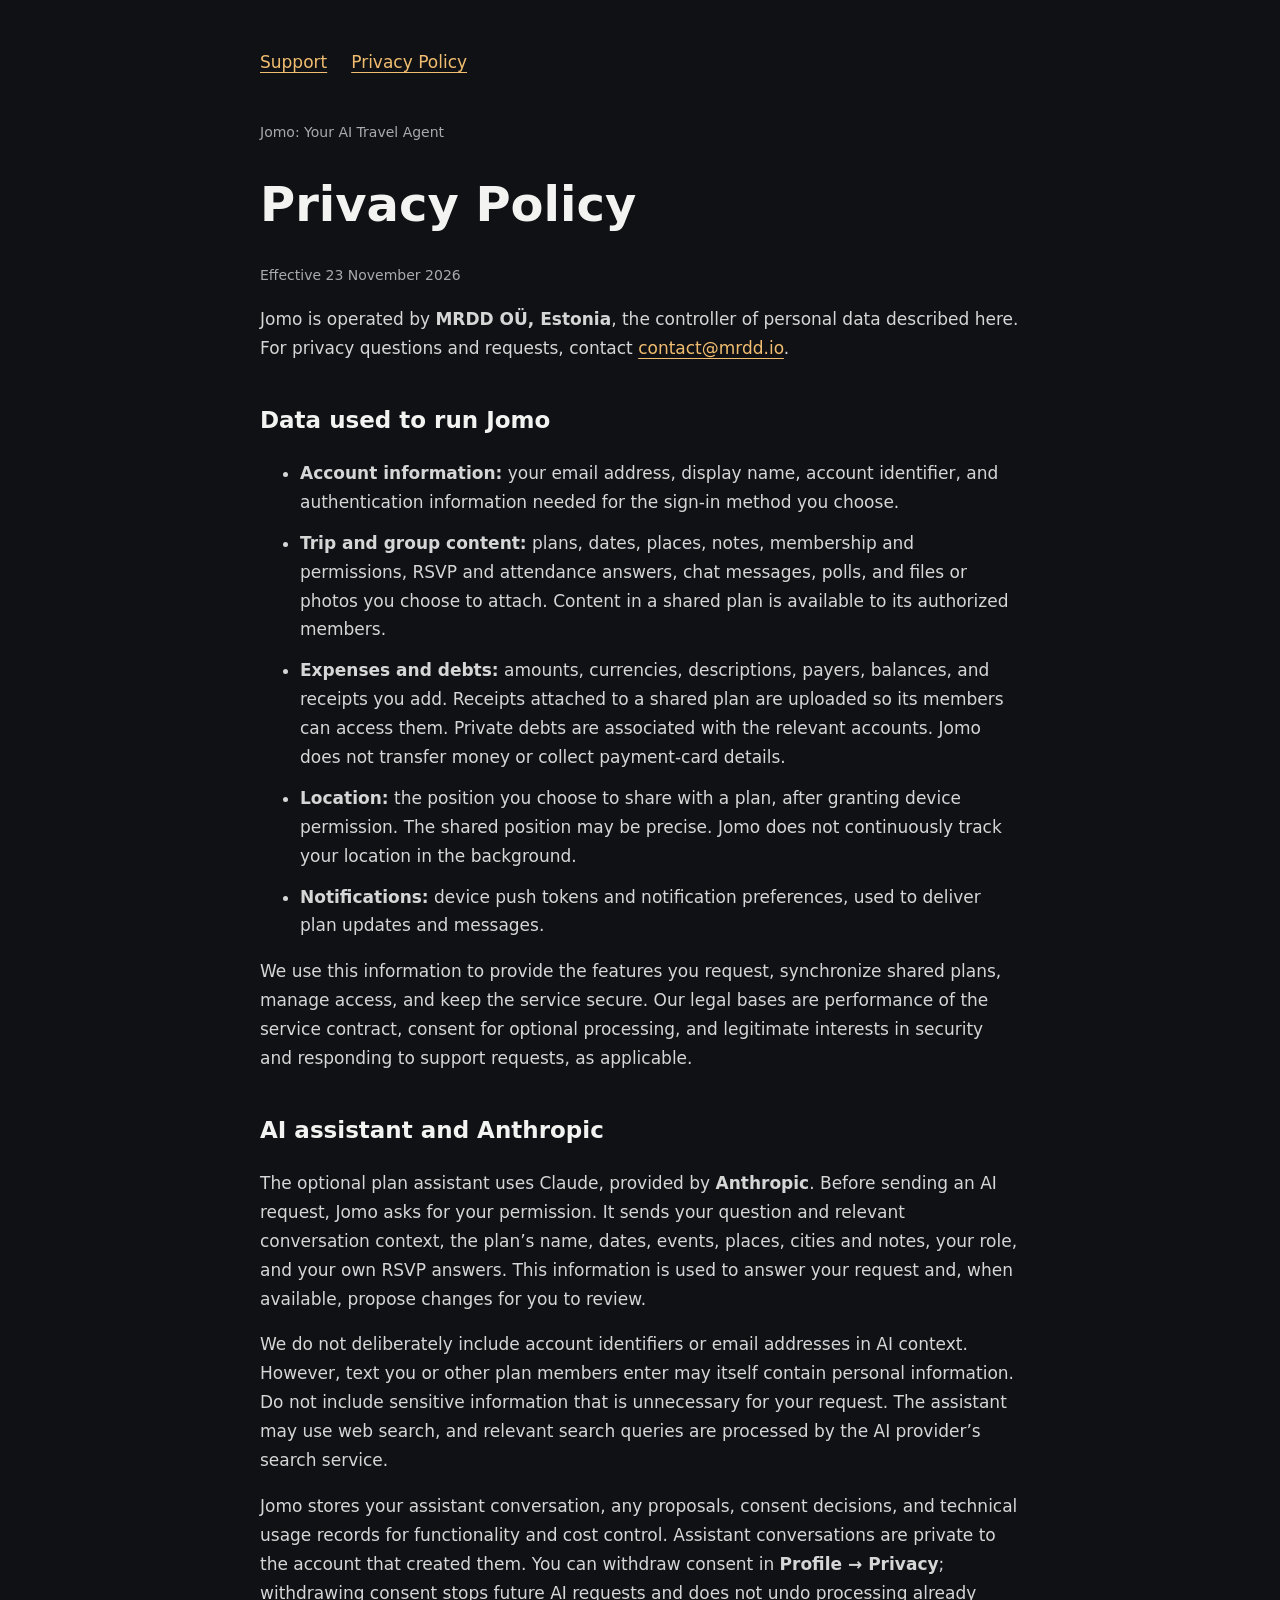
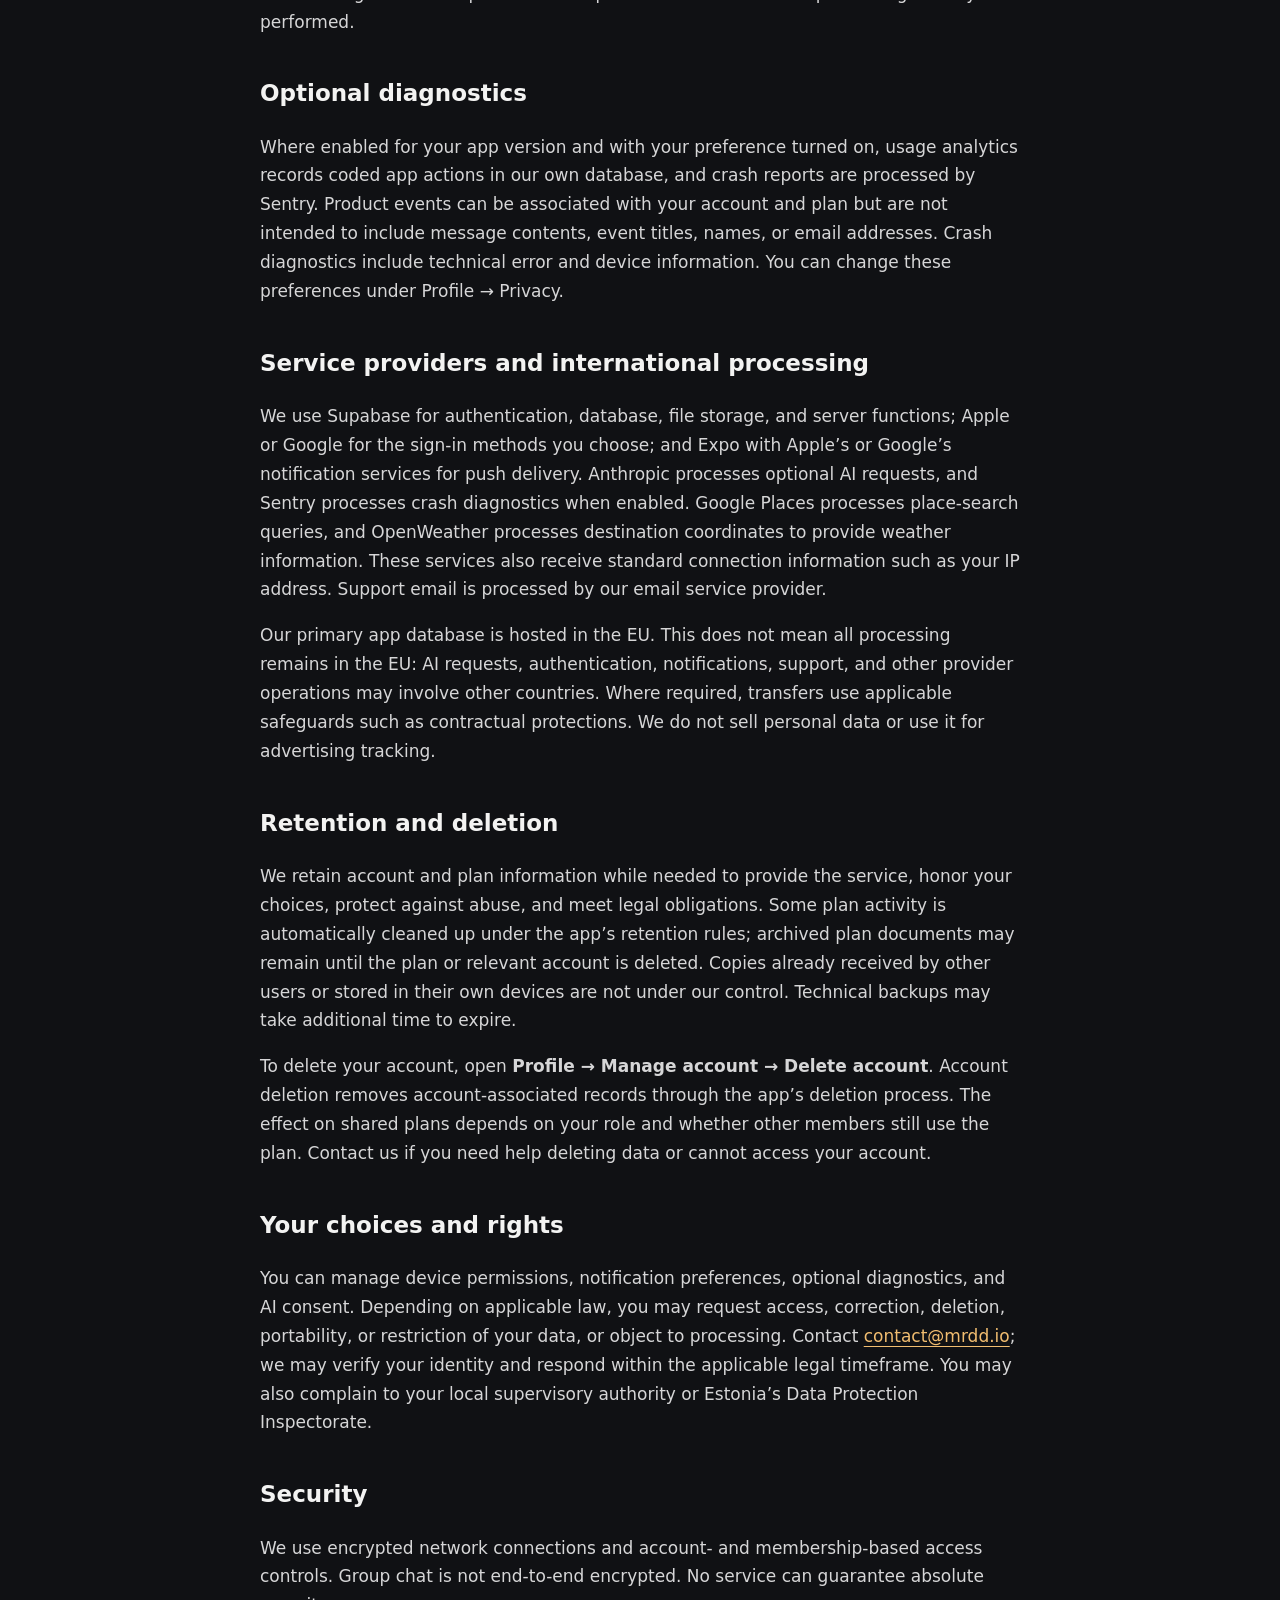
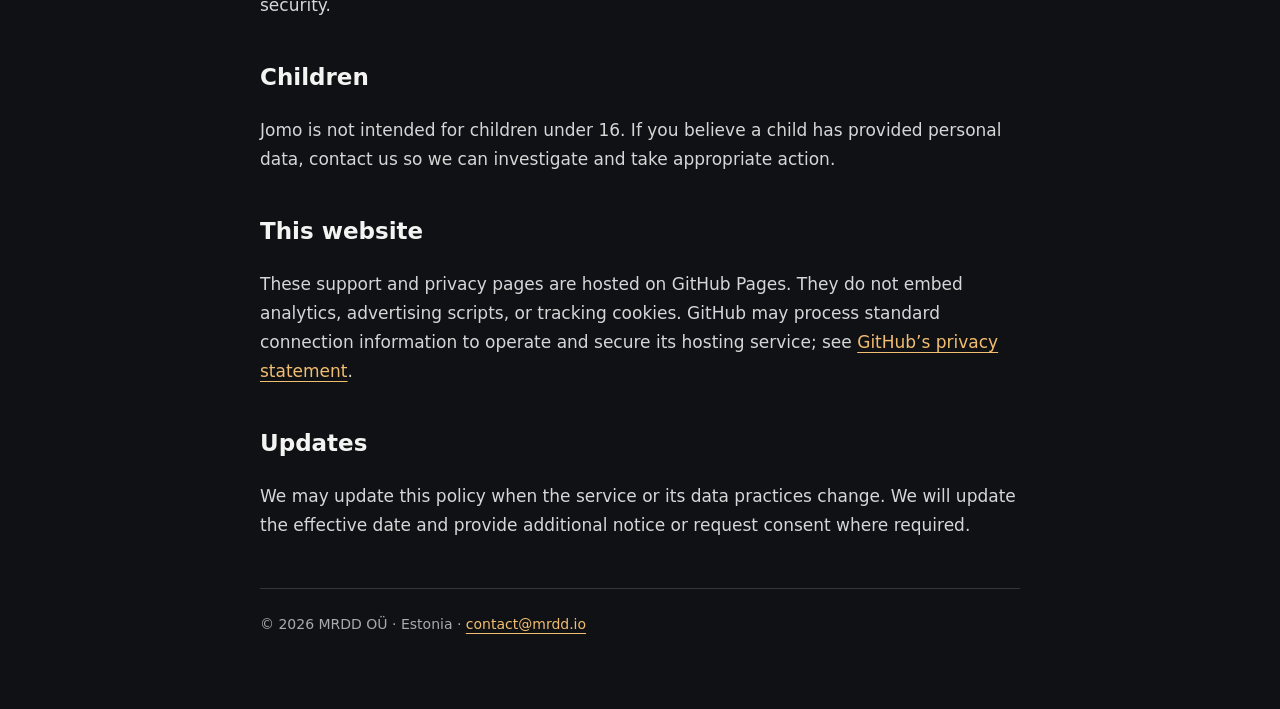
<file: privacy.html>
<!doctype html><html lang="en"><head><meta charset="utf-8"><meta name="viewport" content="width=device-width, initial-scale=1"><meta name="referrer" content="no-referrer"><title>Privacy Policy | Jomo</title><style>body{margin:0;background:#101114;color:#f3f3f2;font:17px/1.7 system-ui,-apple-system,sans-serif}main{max-width:760px;margin:auto;padding:48px 24px 72px}nav{display:flex;gap:24px;margin-bottom:44px}a{color:#f1bd70;text-underline-offset:4px}h1{font-size:clamp(32px,6vw,48px);line-height:1.15}h2{font-size:23px;margin-top:38px}p,li{color:#d6d6d7}li{margin-bottom:12px}.eyebrow,footer{font-size:14px;color:#a8aaad}footer{margin-top:48px;padding-top:24px;border-top:1px solid #34363a}.contact{display:inline-block;padding:12px 18px;border:1px solid #f1bd70;border-radius:10px;font-weight:600}</style></head><body><main><nav aria-label="Jomo"><a href="support.html">Support</a><a href="privacy.html">Privacy Policy</a></nav><div class="eyebrow">Jomo: Your AI Travel Agent</div><h1>Privacy Policy</h1><p class="eyebrow">Effective 23 November 2026</p><p>Jomo is operated by <strong>MRDD OÜ, Estonia</strong>, the controller of personal data described here. For privacy questions and requests, contact <a href="mailto:contact@mrdd.io?subject=Jomo%20privacy%20request">contact@mrdd.io</a>.</p><h2>Data used to run Jomo</h2><ul><li><strong>Account information:</strong> your email address, display name, account identifier, and authentication information needed for the sign-in method you choose.</li><li><strong>Trip and group content:</strong> plans, dates, places, notes, membership and permissions, RSVP and attendance answers, chat messages, polls, and files or photos you choose to attach. Content in a shared plan is available to its authorized members.</li><li><strong>Expenses and debts:</strong> amounts, currencies, descriptions, payers, balances, and receipts you add. Receipts attached to a shared plan are uploaded so its members can access them. Private debts are associated with the relevant accounts. Jomo does not transfer money or collect payment-card details.</li><li><strong>Location:</strong> the position you choose to share with a plan, after granting device permission. The shared position may be precise. Jomo does not continuously track your location in the background.</li><li><strong>Notifications:</strong> device push tokens and notification preferences, used to deliver plan updates and messages.</li></ul><p>We use this information to provide the features you request, synchronize shared plans, manage access, and keep the service secure. Our legal bases are performance of the service contract, consent for optional processing, and legitimate interests in security and responding to support requests, as applicable.</p><h2>AI assistant and Anthropic</h2><p>The optional plan assistant uses Claude, provided by <strong>Anthropic</strong>. Before sending an AI request, Jomo asks for your permission. It sends your question and relevant conversation context, the plan’s name, dates, events, places, cities and notes, your role, and your own RSVP answers. This information is used to answer your request and, when available, propose changes for you to review.</p><p>We do not deliberately include account identifiers or email addresses in AI context. However, text you or other plan members enter may itself contain personal information. Do not include sensitive information that is unnecessary for your request. The assistant may use web search, and relevant search queries are processed by the AI provider’s search service.</p><p>Jomo stores your assistant conversation, any proposals, consent decisions, and technical usage records for functionality and cost control. Assistant conversations are private to the account that created them. You can withdraw consent in <strong>Profile → Privacy</strong>; withdrawing consent stops future AI requests and does not undo processing already performed.</p><h2>Optional diagnostics</h2><p>Where enabled for your app version and with your preference turned on, usage analytics records coded app actions in our own database, and crash reports are processed by Sentry. Product events can be associated with your account and plan but are not intended to include message contents, event titles, names, or email addresses. Crash diagnostics include technical error and device information. You can change these preferences under Profile → Privacy.</p><h2>Service providers and international processing</h2><p>We use Supabase for authentication, database, file storage, and server functions; Apple or Google for the sign-in methods you choose; and Expo with Apple’s or Google’s notification services for push delivery. Anthropic processes optional AI requests, and Sentry processes crash diagnostics when enabled. Google Places processes place-search queries, and OpenWeather processes destination coordinates to provide weather information. These services also receive standard connection information such as your IP address. Support email is processed by our email service provider.</p><p>Our primary app database is hosted in the EU. This does not mean all processing remains in the EU: AI requests, authentication, notifications, support, and other provider operations may involve other countries. Where required, transfers use applicable safeguards such as contractual protections. We do not sell personal data or use it for advertising tracking.</p><h2>Retention and deletion</h2><p>We retain account and plan information while needed to provide the service, honor your choices, protect against abuse, and meet legal obligations. Some plan activity is automatically cleaned up under the app’s retention rules; archived plan documents may remain until the plan or relevant account is deleted. Copies already received by other users or stored in their own devices are not under our control. Technical backups may take additional time to expire.</p><p>To delete your account, open <strong>Profile → Manage account → Delete account</strong>. Account deletion removes account-associated records through the app’s deletion process. The effect on shared plans depends on your role and whether other members still use the plan. Contact us if you need help deleting data or cannot access your account.</p><h2>Your choices and rights</h2><p>You can manage device permissions, notification preferences, optional diagnostics, and AI consent. Depending on applicable law, you may request access, correction, deletion, portability, or restriction of your data, or object to processing. Contact <a href="mailto:contact@mrdd.io">contact@mrdd.io</a>; we may verify your identity and respond within the applicable legal timeframe. You may also complain to your local supervisory authority or Estonia’s Data Protection Inspectorate.</p><h2>Security</h2><p>We use encrypted network connections and account- and membership-based access controls. Group chat is not end-to-end encrypted. No service can guarantee absolute security.</p><h2>Children</h2><p>Jomo is not intended for children under 16. If you believe a child has provided personal data, contact us so we can investigate and take appropriate action.</p><h2>This website</h2><p>These support and privacy pages are hosted on GitHub Pages. They do not embed analytics, advertising scripts, or tracking cookies. GitHub may process standard connection information to operate and secure its hosting service; see <a href="https://docs.github.com/en/site-policy/privacy-policies/github-general-privacy-statement">GitHub’s privacy statement</a>.</p><h2>Updates</h2><p>We may update this policy when the service or its data practices change. We will update the effective date and provide additional notice or request consent where required.</p><footer>© 2026 MRDD OÜ · Estonia · <a href="mailto:contact@mrdd.io">contact@mrdd.io</a></footer></main></body></html>
</file>
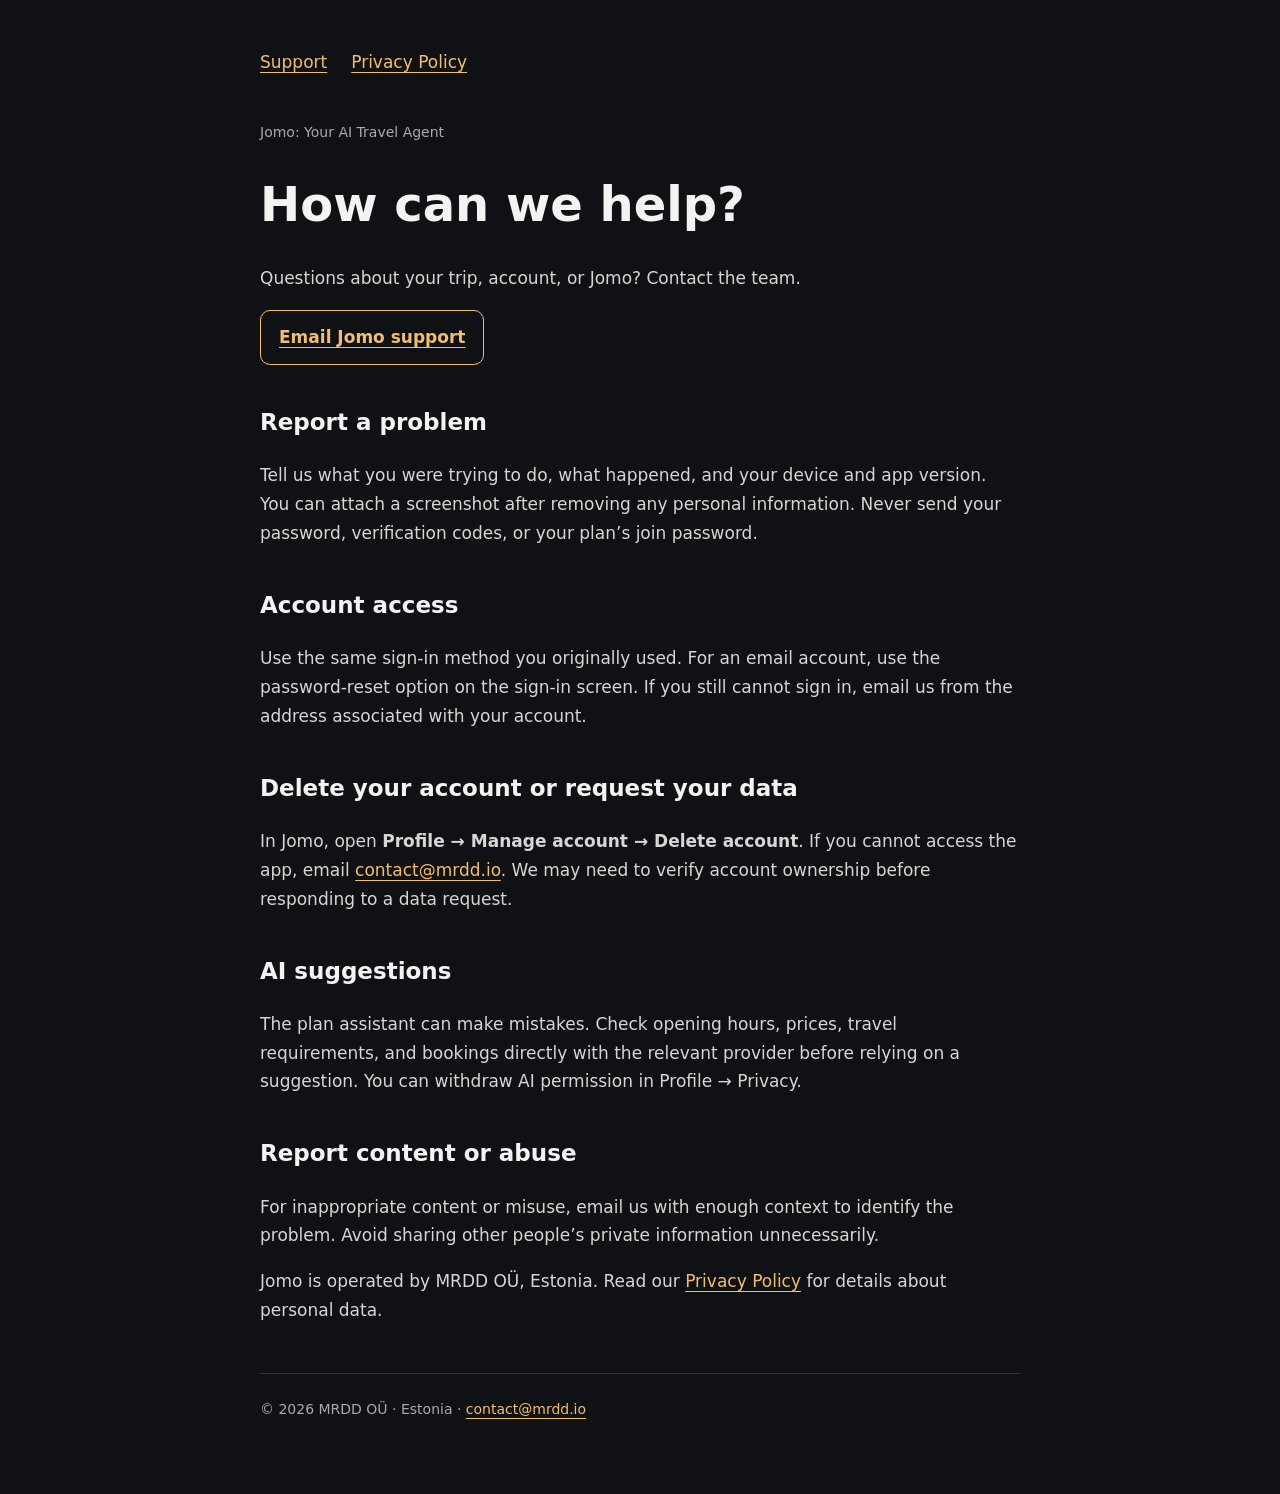
<file: support.html>
<!doctype html><html lang="en"><head><meta charset="utf-8"><meta name="viewport" content="width=device-width, initial-scale=1"><meta name="referrer" content="no-referrer"><title>Support | Jomo</title><style>body{margin:0;background:#101114;color:#f3f3f2;font:17px/1.7 system-ui,-apple-system,sans-serif}main{max-width:760px;margin:auto;padding:48px 24px 72px}nav{display:flex;gap:24px;margin-bottom:44px}a{color:#f1bd70;text-underline-offset:4px}h1{font-size:clamp(32px,6vw,48px);line-height:1.15}h2{font-size:23px;margin-top:38px}p,li{color:#d6d6d7}li{margin-bottom:12px}.eyebrow,footer{font-size:14px;color:#a8aaad}footer{margin-top:48px;padding-top:24px;border-top:1px solid #34363a}.contact{display:inline-block;padding:12px 18px;border:1px solid #f1bd70;border-radius:10px;font-weight:600}</style></head><body><main><nav aria-label="Jomo"><a href="support.html">Support</a><a href="privacy.html">Privacy Policy</a></nav><div class="eyebrow">Jomo: Your AI Travel Agent</div><h1>How can we help?</h1><p>Questions about your trip, account, or Jomo? Contact the team.</p><p><a class="contact" href="mailto:contact@mrdd.io?subject=Jomo%20support">Email Jomo support</a></p><h2>Report a problem</h2><p>Tell us what you were trying to do, what happened, and your device and app version. You can attach a screenshot after removing any personal information. Never send your password, verification codes, or your plan’s join password.</p><h2>Account access</h2><p>Use the same sign-in method you originally used. For an email account, use the password-reset option on the sign-in screen. If you still cannot sign in, email us from the address associated with your account.</p><h2>Delete your account or request your data</h2><p>In Jomo, open <strong>Profile → Manage account → Delete account</strong>. If you cannot access the app, email <a href="mailto:contact@mrdd.io?subject=Jomo%20privacy%20request">contact@mrdd.io</a>. We may need to verify account ownership before responding to a data request.</p><h2>AI suggestions</h2><p>The plan assistant can make mistakes. Check opening hours, prices, travel requirements, and bookings directly with the relevant provider before relying on a suggestion. You can withdraw AI permission in Profile → Privacy.</p><h2>Report content or abuse</h2><p>For inappropriate content or misuse, email us with enough context to identify the problem. Avoid sharing other people’s private information unnecessarily.</p><p>Jomo is operated by MRDD OÜ, Estonia. Read our <a href="privacy.html">Privacy Policy</a> for details about personal data.</p><footer>© 2026 MRDD OÜ · Estonia · <a href="mailto:contact@mrdd.io">contact@mrdd.io</a></footer></main></body></html>
</file>
